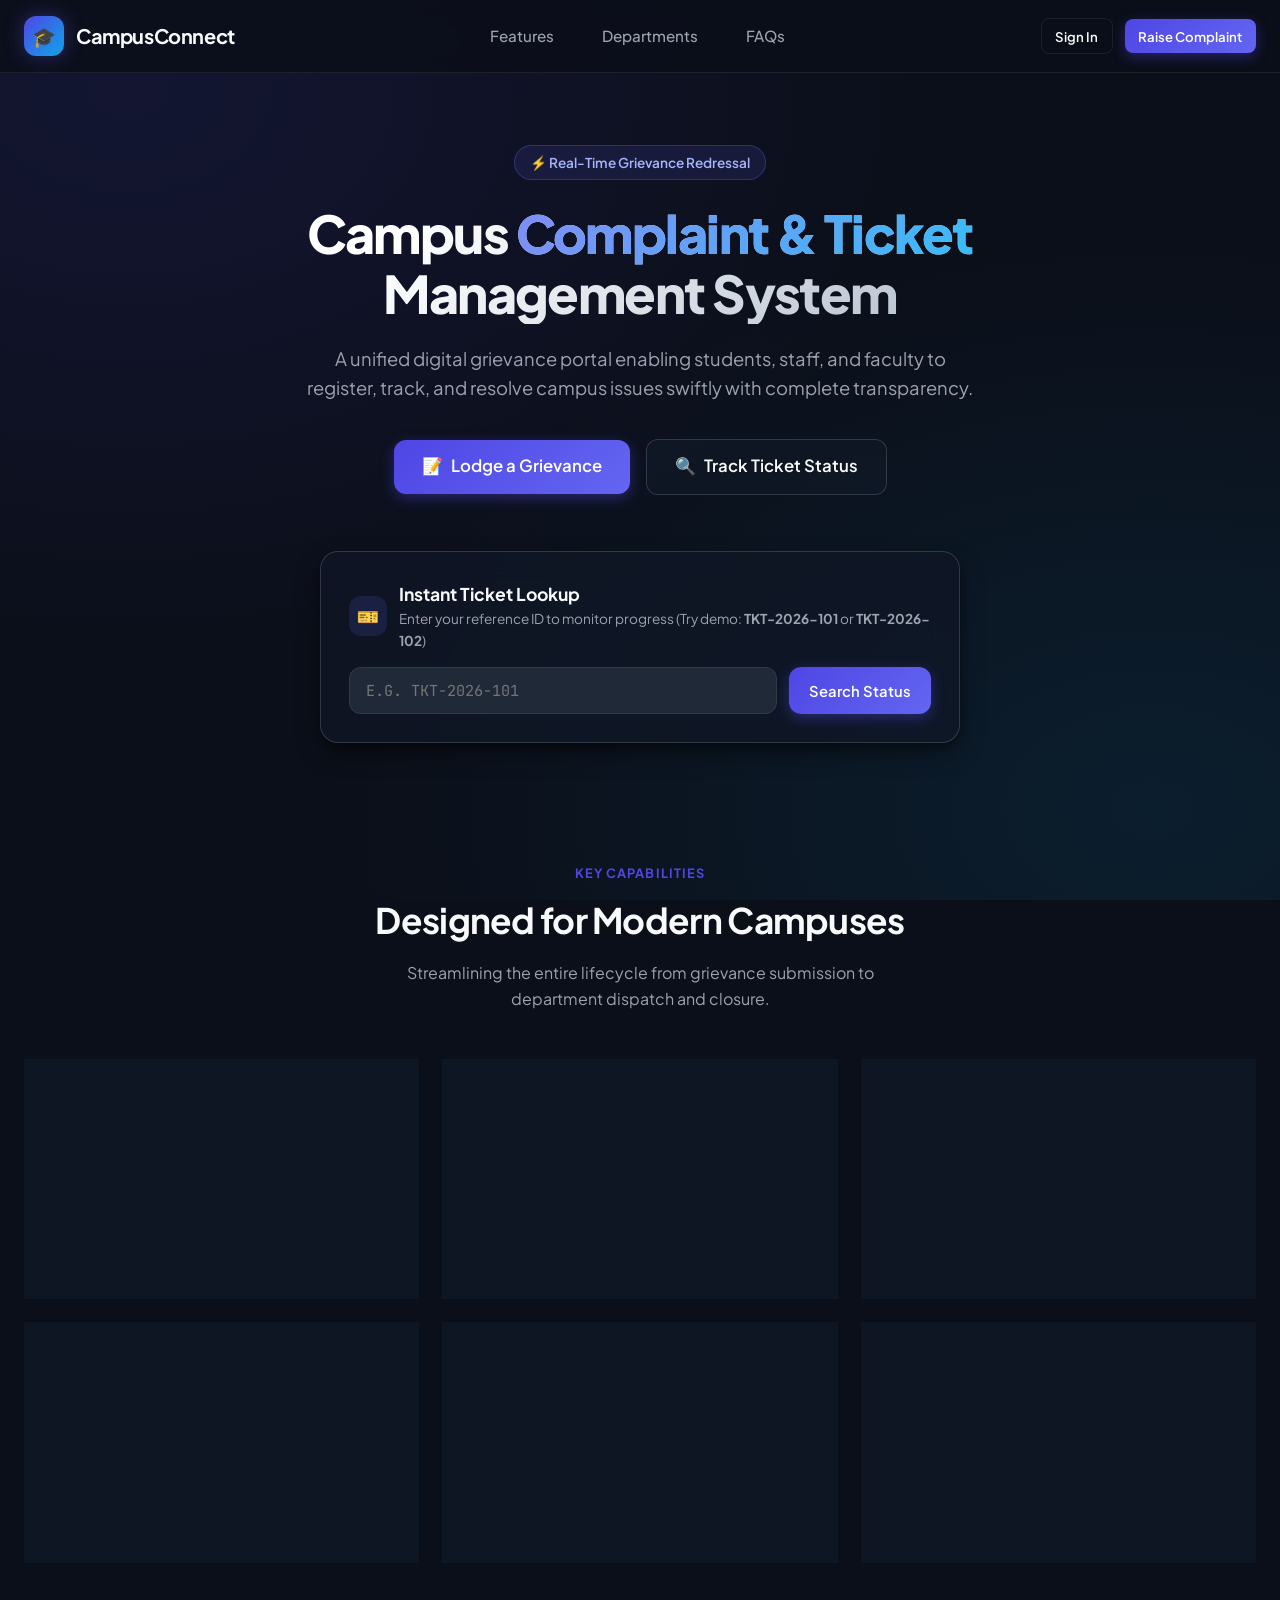
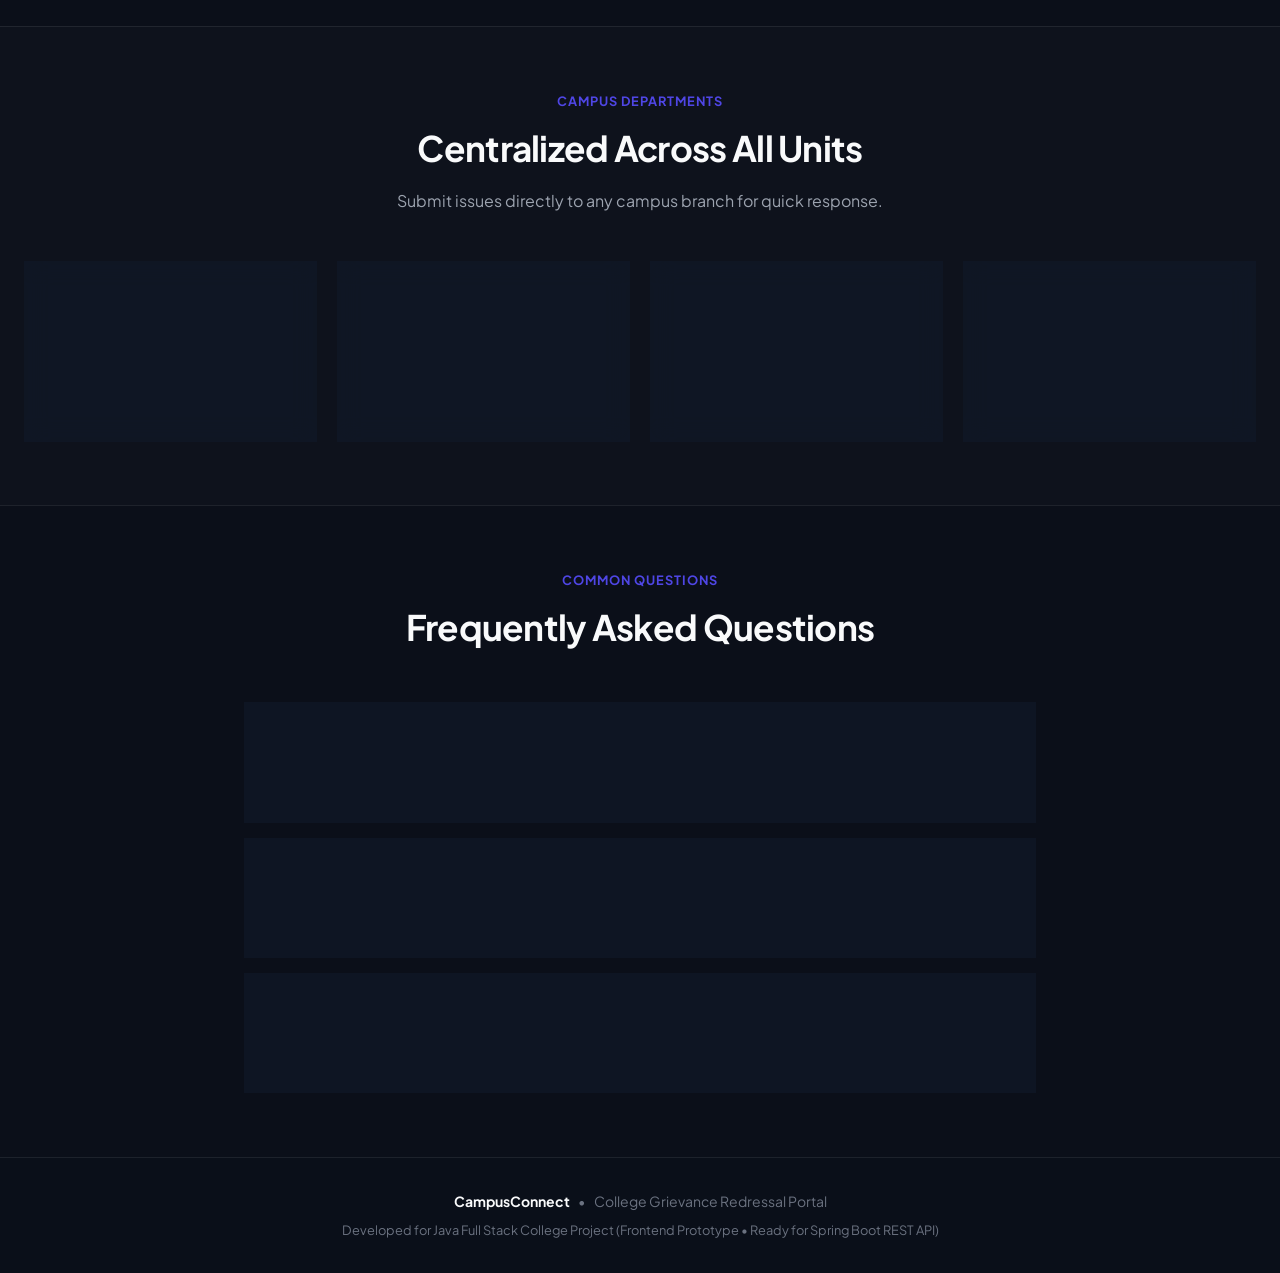
<file: index.html>
<!DOCTYPE html>
<html lang="en">
<head>
  <meta charset="UTF-8">
  <meta name="viewport" content="width=device-width, initial-scale=1.0">
  <title>CampusConnect | Complaint & Ticket Management System</title>
  <meta name="description" content="Centralized college grievance redressal and ticket resolution portal for students, faculty, and administration.">
  <link rel="stylesheet" href="css/style.css">
</head>
<body>

  <!-- Navigation Bar -->
  <nav class="navbar">
    <div class="container nav-container">
      <a href="index.html" class="brand-logo" id="brand-logo-link">
        <div class="logo-badge">🎓</div>
        <span>CampusConnect</span>
      </a>

      <div class="nav-links">
        <a href="#features" class="nav-link">Features</a>
        <a href="#departments" class="nav-link">Departments</a>
        <a href="#faq" class="nav-link">FAQs</a>
      </div>

      <div class="nav-actions">
        <a href="auth.html" class="btn btn-outline btn-sm" id="btn-nav-login">Sign In</a>
        <a href="auth.html" class="btn btn-primary btn-sm" id="btn-nav-register">Raise Complaint</a>
      </div>
    </div>
  </nav>

  <!-- Hero Section -->
  <section class="hero">
    <div class="container">
      <div class="hero-pill">
        <span>⚡ Real-Time Grievance Redressal</span>
      </div>
      <h1 class="hero-title">
        Campus <span class="gradient-text">Complaint & Ticket</span><br>Management System
      </h1>
      <p class="hero-subtitle">
        A unified digital grievance portal enabling students, staff, and faculty to register, track, and resolve campus issues swiftly with complete transparency.
      </p>

      <div class="hero-cta">
        <a href="auth.html" class="btn btn-primary btn-lg" id="btn-hero-raise">
          <span>📝</span> Lodge a Grievance
        </a>
        <a href="#quick-track" class="btn btn-secondary btn-lg" id="btn-hero-track">
          <span>🔍</span> Track Ticket Status
        </a>
      </div>

      <!-- Quick Track Card Widget -->
      <div class="track-card" id="quick-track">
        <div class="track-card-header">
          <div class="feature-icon-box icon-indigo" style="width:40px; height:40px; margin-bottom:0; font-size:1.1rem;">
            🎫
          </div>
          <div>
            <h3>Instant Ticket Lookup</h3>
            <p style="font-size:0.85rem; color:var(--text-muted); margin:0;">Enter your reference ID to monitor progress (Try demo: <strong>TKT-2026-101</strong> or <strong>TKT-2026-102</strong>)</p>
          </div>
        </div>

        <form id="quick-track-form" class="track-input-group">
          <input 
            type="text" 
            id="quick-track-input" 
            class="track-input" 
            placeholder="e.g. TKT-2026-101" 
            required
            autocomplete="off"
          >
          <button type="submit" class="btn btn-primary" id="btn-quick-track-submit">
            Search Status
          </button>
        </form>
      </div>
    </div>
  </section>

  <!-- Key Features Grid -->
  <section class="features-section" id="features">
    <div class="container">
      <div class="section-header">
        <span class="section-tag">Key Capabilities</span>
        <h2 class="section-title">Designed for Modern Campuses</h2>
        <p class="section-desc">Streamlining the entire lifecycle from grievance submission to department dispatch and closure.</p>
      </div>

      <div class="grid-3">
        <div class="card">
          <div class="feature-icon-box icon-blue">⚡</div>
          <h3 style="font-size:1.2rem; font-weight:700; margin-bottom:0.5rem;">Fast Automated Triage</h3>
          <p style="color:var(--text-muted); font-size:0.92rem;">
            Tickets are automatically routed to the designated departments like IT, Hostel, Academic, or Facilities with priority flags.
          </p>
        </div>

        <div class="card">
          <div class="feature-icon-box icon-emerald">📊</div>
          <h3 style="font-size:1.2rem; font-weight:700; margin-bottom:0.5rem;">Transparent Timeline</h3>
          <p style="color:var(--text-muted); font-size:0.92rem;">
            Visual step-by-step progress tracking keeps students informed at every milestone from review to final resolution.
          </p>
        </div>

        <div class="card">
          <div class="feature-icon-box icon-amber">💬</div>
          <h3 style="font-size:1.2rem; font-weight:700; margin-bottom:0.5rem;">Two-Way Communication</h3>
          <p style="color:var(--text-muted); font-size:0.92rem;">
            Built-in conversation thread between complainants and administrative officers eliminates misunderstandings.
          </p>
        </div>

        <div class="card">
          <div class="feature-icon-box icon-purple">🔐</div>
          <h3 style="font-size:1.2rem; font-weight:700; margin-bottom:0.5rem;">Role-Based Dashboards</h3>
          <p style="color:var(--text-muted); font-size:0.92rem;">
            Custom views for students and faculty to manage their personal tickets, and admin panels for departmental officers.
          </p>
        </div>

        <div class="card">
          <div class="feature-icon-box icon-rose">🚨</div>
          <h3 style="font-size:1.2rem; font-weight:700; margin-bottom:0.5rem;">Priority Escalations</h3>
          <p style="color:var(--text-muted); font-size:0.92rem;">
            Urgent safety, electrical, or academic grievances are flagged with red alerts to ensure immediate intervention.
          </p>
        </div>

        <div class="card">
          <div class="feature-icon-box icon-indigo">📈</div>
          <h3 style="font-size:1.2rem; font-weight:700; margin-bottom:0.5rem;">Java Full-Stack Ready</h3>
          <p style="color:var(--text-muted); font-size:0.92rem;">
            Modular REST architecture ready to connect with Spring Boot REST Controllers, Servlets, and MySQL databases.
          </p>
        </div>
      </div>
    </div>
  </section>

  <!-- Supported Departments Section -->
  <section class="features-section" id="departments" style="border-top:1px solid var(--border); background:rgba(255,255,255,0.01);">
    <div class="container">
      <div class="section-header">
        <span class="section-tag">Campus Departments</span>
        <h2 class="section-title">Centralized Across All Units</h2>
        <p class="section-desc">Submit issues directly to any campus branch for quick response.</p>
      </div>

      <div class="grid-4">
        <div class="card" style="text-align:center; padding:1.5rem;">
          <div style="font-size:2rem; margin-bottom:0.5rem;">💻</div>
          <h4 style="font-weight:700; margin-bottom:0.25rem;">IT & Wi-Fi Network</h4>
          <p style="font-size:0.8rem; color:var(--text-muted);">Lab PCs, Campus Wi-Fi, LMS access, Software licenses</p>
        </div>

        <div class="card" style="text-align:center; padding:1.5rem;">
          <div style="font-size:2rem; margin-bottom:0.5rem;">🏢</div>
          <h4 style="font-weight:700; margin-bottom:0.25rem;">Hostel & Facilities</h4>
          <p style="font-size:0.8rem; color:var(--text-muted);">Room maintenance, Plumbing, Electrical fittings, Cleaning</p>
        </div>

        <div class="card" style="text-align:center; padding:1.5rem;">
          <div style="font-size:2rem; margin-bottom:0.5rem;">📚</div>
          <h4 style="font-weight:700; margin-bottom:0.25rem;">Academics & Exams</h4>
          <p style="font-size:0.8rem; color:var(--text-muted);">Hall tickets, Grade discrepancies, Timetables, Electives</p>
        </div>

        <div class="card" style="text-align:center; padding:1.5rem;">
          <div style="font-size:2rem; margin-bottom:0.5rem;">📖</div>
          <h4 style="font-weight:700; margin-bottom:0.25rem;">Digital Library</h4>
          <p style="font-size:0.8rem; color:var(--text-muted);">Book borrowing, Digital journals, Proxy VPN access</p>
        </div>
      </div>
    </div>
  </section>

  <!-- FAQ Section -->
  <section class="features-section" id="faq" style="border-top:1px solid var(--border);">
    <div class="container" style="max-width:840px;">
      <div class="section-header">
        <span class="section-tag">Common Questions</span>
        <h2 class="section-title">Frequently Asked Questions</h2>
      </div>

      <div style="display:flex; flex-direction:column; gap:1rem;">
        <div class="card" style="padding:1.25rem 1.5rem;">
          <h4 style="font-weight:700; margin-bottom:0.35rem; color:#818cf8;">How do I check the progress of my complaint?</h4>
          <p style="font-size:0.9rem; color:var(--text-muted);">You can check the status at any time by entering your Ticket ID into the search bar at the top of this page, or by logging into your Student Dashboard.</p>
        </div>
        <div class="card" style="padding:1.25rem 1.5rem;">
          <h4 style="font-weight:700; margin-bottom:0.35rem; color:#818cf8;">What is the typical resolution turnaround time?</h4>
          <p style="font-size:0.9rem; color:var(--text-muted);">Urgent safety and electrical issues are prioritized within 4 to 12 hours. General IT and hostel complaints are normally resolved within 24 to 48 hours.</p>
        </div>
        <div class="card" style="padding:1.25rem 1.5rem;">
          <h4 style="font-weight:700; margin-bottom:0.35rem; color:#818cf8;">Can I reply to administrative comments?</h4>
          <p style="font-size:0.9rem; color:var(--text-muted);">Yes! When logged in, click "View Details" on any ticket to access the live conversation thread and post follow-ups directly to the assigned department.</p>
        </div>
      </div>
    </div>
  </section>

  <!-- Quick Track Result Modal -->
  <div class="modal-backdrop" id="track-result-modal">
    <div class="modal-card">
      <div class="modal-header">
        <div style="display:flex; align-items:center; gap:0.5rem;">
          <span style="font-family:var(--font-mono); color:#818cf8; font-weight:700;" id="track-modal-id">TKT-XXXX</span>
          <div id="track-modal-badges" style="display:flex; gap:0.4rem;"></div>
        </div>
        <button class="modal-close" onclick="closeModal('track-result-modal')">&times;</button>
      </div>
      <div class="modal-body">
        <h3 id="track-modal-title" style="margin-bottom:0.75rem; font-size:1.15rem;">Ticket Title</h3>
        
        <!-- Stepper -->
        <div id="track-modal-stepper"></div>

        <div style="background:var(--bg-input); padding:1rem; border-radius:var(--radius-md); margin-bottom:1.25rem; font-size:0.875rem;">
          <div style="margin-bottom:0.35rem;"><strong>Location / Unit:</strong> <span id="track-modal-location" style="color:var(--text-muted);"></span></div>
          <div><strong>Assigned Team:</strong> <span id="track-modal-assigned" style="color:#38bdf8;"></span></div>
        </div>

        <div style="margin-bottom:1.5rem;">
          <h4 style="font-size:0.9rem; text-transform:uppercase; color:var(--text-dim); margin-bottom:0.4rem; letter-spacing:0.05em;">Description</h4>
          <p id="track-modal-desc" style="color:var(--text-muted); font-size:0.92rem; line-height:1.5;"></p>
        </div>

        <div>
          <h4 style="font-size:0.9rem; text-transform:uppercase; color:var(--text-dim); margin-bottom:0.75rem; letter-spacing:0.05em;">Timeline Updates</h4>
          <div id="track-modal-timeline" style="border-left:2px solid var(--border); padding-left:1rem;"></div>
        </div>
      </div>
      <div class="modal-footer">
        <button class="btn btn-secondary" onclick="closeModal('track-result-modal')">Close</button>
        <a href="auth.html" class="btn btn-primary">Sign In for Full Discussion</a>
      </div>
    </div>
  </div>

  <!-- Footer -->
  <footer class="footer">
    <div class="container">
      <div style="display:flex; align-items:center; justify-content:center; gap:0.5rem; margin-bottom:0.5rem;">
        <span style="font-weight:700; color:var(--text-main);">CampusConnect</span>
        <span>•</span>
        <span>College Grievance Redressal Portal</span>
      </div>
      <p style="font-size:0.8rem; color:var(--text-dim);">
        Developed for Java Full Stack College Project (Frontend Prototype • Ready for Spring Boot REST API)
      </p>
    </div>
  </footer>

  <!-- Scripts -->
  <script src="js/store.js"></script>
  <script src="js/app.js"></script>
</body>
</html>
</file>
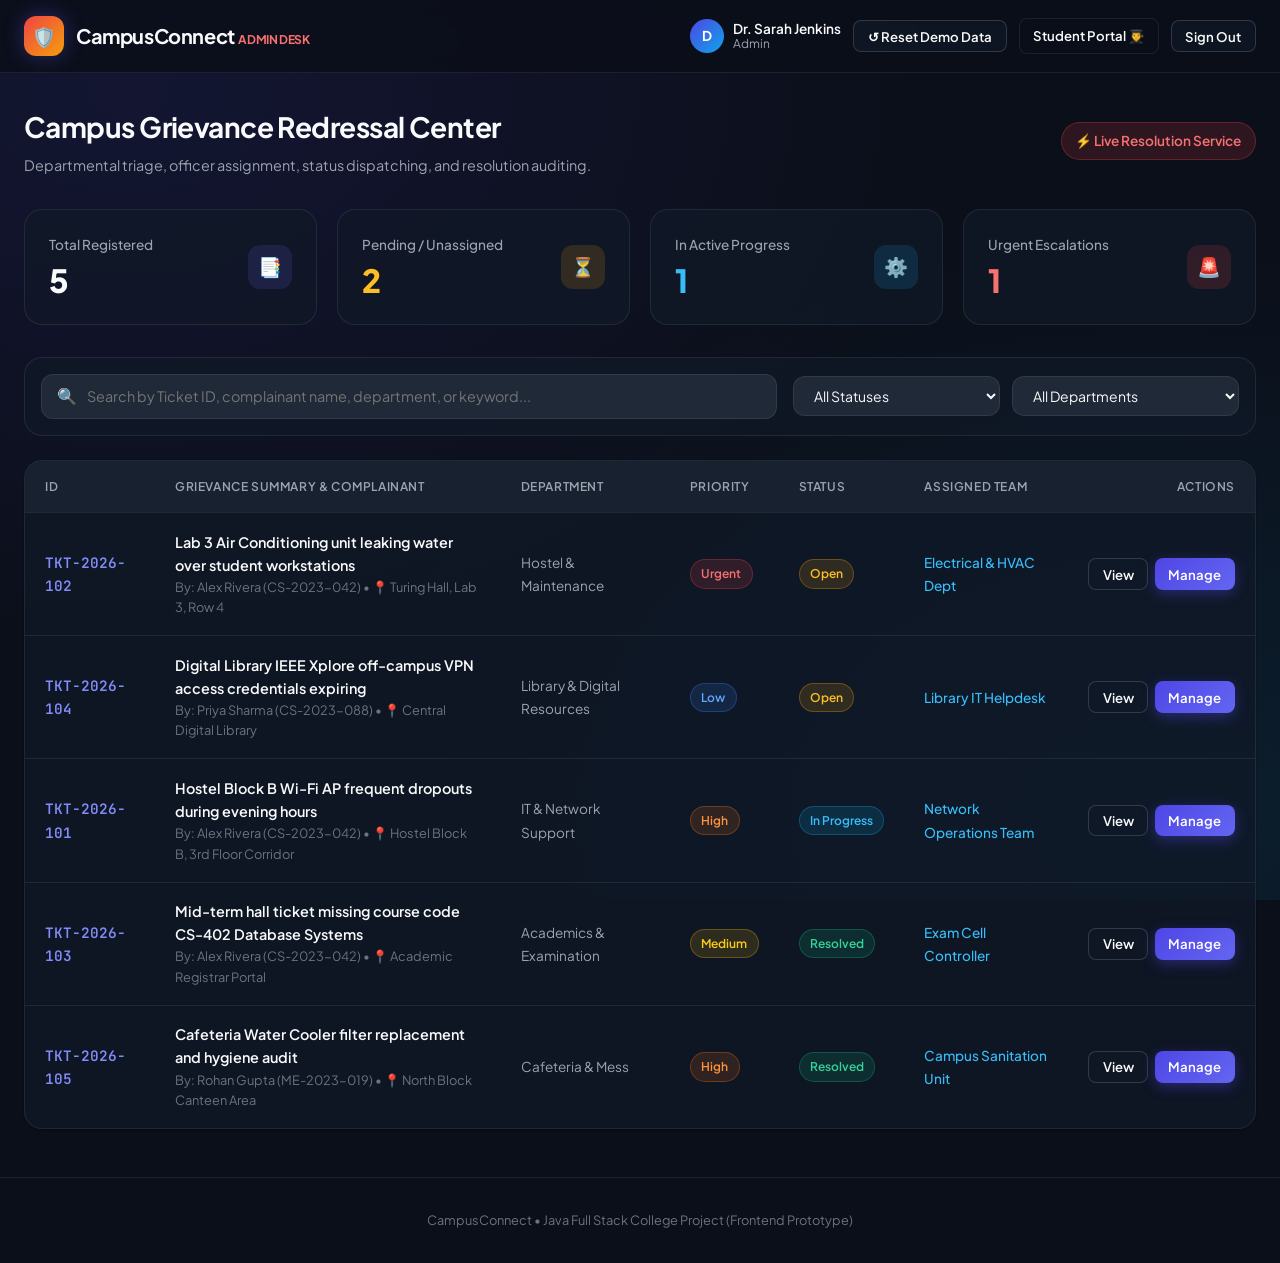
<file: admin-dashboard.html>
<!DOCTYPE html>
<html lang="en">
<head>
  <meta charset="UTF-8">
  <meta name="viewport" content="width=device-width, initial-scale=1.0">
  <title>Admin Grievance Operations Desk | CampusConnect</title>
  <meta name="description" content="Central administrative console to triage, assign, and resolve campus grievance tickets.">
  <link rel="stylesheet" href="css/style.css">
</head>
<body>

  <!-- Top Navbar -->
  <nav class="navbar">
    <div class="container nav-container">
      <a href="index.html" class="brand-logo">
        <div class="logo-badge" style="background:linear-gradient(135deg, #ef4444, #f59e0b);">🛡️</div>
        <span>CampusConnect <small style="font-size:0.75rem; color:#f87171; font-weight:700; text-transform:uppercase;">Admin Desk</small></span>
      </a>

      <div class="nav-actions">
        <div id="nav-user-info"></div>
        <button id="btn-reset-data" class="btn btn-secondary btn-sm" title="Restore sample demo data">
          ↺ Reset Demo Data
        </button>
        <a href="user-dashboard.html" class="btn btn-outline btn-sm" title="Switch to Student View">
          Student Portal 👨‍🎓
        </a>
        <button id="btn-logout" class="btn btn-secondary btn-sm">
          Sign Out
        </button>
      </div>
    </div>
  </nav>

  <!-- Main Container -->
  <div class="container" style="padding-top:2rem; padding-bottom:3rem;">
    
    <!-- Header -->
    <div class="page-header">
      <div>
        <h1 class="page-title">Campus Grievance Redressal Center</h1>
        <p class="page-subtitle">Departmental triage, officer assignment, status dispatching, and resolution auditing.</p>
      </div>
      <div>
        <span class="badge badge-urgent" style="padding:0.45rem 0.85rem; font-size:0.85rem;">
          ⚡ Live Resolution Service
        </span>
      </div>
    </div>

    <!-- Admin KPI Cards -->
    <div class="grid-4" style="margin-bottom:2rem;">
      <div class="stat-card">
        <div>
          <div class="stat-label">Total Registered</div>
          <div class="stat-value" id="admin-kpi-total">0</div>
        </div>
        <div class="feature-icon-box icon-indigo" style="margin-bottom:0; width:44px; height:44px; font-size:1.2rem;">
          📑
        </div>
      </div>

      <div class="stat-card">
        <div>
          <div class="stat-label">Pending / Unassigned</div>
          <div class="stat-value" id="admin-kpi-open" style="color:#fbbf24;">0</div>
        </div>
        <div class="feature-icon-box icon-amber" style="margin-bottom:0; width:44px; height:44px; font-size:1.2rem;">
          ⏳
        </div>
      </div>

      <div class="stat-card">
        <div>
          <div class="stat-label">In Active Progress</div>
          <div class="stat-value" id="admin-kpi-progress" style="color:#38bdf8;">0</div>
        </div>
        <div class="feature-icon-box icon-blue" style="margin-bottom:0; width:44px; height:44px; font-size:1.2rem;">
          ⚙️
        </div>
      </div>

      <div class="stat-card">
        <div>
          <div class="stat-label">Urgent Escalations</div>
          <div class="stat-value" id="admin-kpi-urgent" style="color:#f87171;">0</div>
        </div>
        <div class="feature-icon-box icon-rose" style="margin-bottom:0; width:44px; height:44px; font-size:1.2rem;">
          🚨
        </div>
      </div>
    </div>

    <!-- Filter & Search Toolbar -->
    <div class="filter-bar">
      <div class="search-box">
        <span style="color:var(--text-dim);">🔍</span>
        <input type="text" id="admin-search" placeholder="Search by Ticket ID, complainant name, department, or keyword...">
      </div>

      <div class="filter-group">
        <select id="admin-status-filter" class="select-control">
          <option value="all">All Statuses</option>
          <option value="open">Open / Pending Review</option>
          <option value="in_progress">In Progress</option>
          <option value="resolved">Resolved</option>
          <option value="closed">Closed</option>
        </select>

        <select id="admin-category-filter" class="select-control">
          <option value="all">All Departments</option>
          <option value="IT & Network Support">IT & Network Support</option>
          <option value="Hostel & Maintenance">Hostel & Maintenance</option>
          <option value="Academics & Examination">Academics & Examination</option>
          <option value="Library & Digital Resources">Library & Digital Resources</option>
          <option value="Cafeteria & Mess">Cafeteria & Mess</option>
        </select>
      </div>
    </div>

    <!-- Master Queue Table -->
    <div class="table-container">
      <table class="table">
        <thead>
          <tr>
            <th style="width:130px;">ID</th>
            <th>Grievance Summary & Complainant</th>
            <th>Department</th>
            <th>Priority</th>
            <th>Status</th>
            <th>Assigned Team</th>
            <th style="text-align:right;">Actions</th>
          </tr>
        </thead>
        <tbody id="admin-tickets-body">
          <!-- Populated by JavaScript -->
        </tbody>
      </table>
    </div>

  </div>

  <!-- Modal: Manage Ticket (Status / Assignment / Remark) -->
  <div class="modal-backdrop" id="modal-manage-ticket">
    <div class="modal-card">
      <div class="modal-header">
        <h3 class="modal-title" id="action-modal-title">Manage Ticket</h3>
        <button class="modal-close" onclick="closeModal('modal-manage-ticket')">&times;</button>
      </div>
      <form id="manage-ticket-form">
        <input type="hidden" id="action-ticket-id">
        <div class="modal-body">
          <div class="form-group">
            <label class="form-label" for="action-status-select">Update Resolution Status</label>
            <select id="action-status-select" class="form-control" required>
              <option value="open">Open / Under Evaluation</option>
              <option value="in_progress">In Progress / Dispatched</option>
              <option value="resolved">Resolved (Issue Fixed)</option>
              <option value="closed">Closed (Archived)</option>
            </select>
          </div>

          <div class="form-group">
            <label class="form-label" for="action-assign-select">Assign Department / Response Unit</label>
            <select id="action-assign-select" class="form-control" required>
              <option value="Network Operations Team">Network Operations Team</option>
              <option value="Electrical & HVAC Dept">Electrical & HVAC Dept</option>
              <option value="Exam Cell Controller">Exam Cell Controller</option>
              <option value="Library IT Helpdesk">Library IT Helpdesk</option>
              <option value="Campus Sanitation Unit">Campus Sanitation Unit</option>
              <option value="General Administration">General Administration</option>
            </select>
          </div>

          <div class="form-group">
            <label class="form-label" for="action-remark">Official Remark / Resolution Note</label>
            <textarea 
              id="action-remark" 
              class="form-control" 
              placeholder="e.g. Technician dispatched to site. Replacement part installed. Student notified."
              rows="3"
            ></textarea>
            <small style="color:var(--text-dim); font-size:0.75rem; margin-top:0.3rem; display:block;">
              This note will be posted to the student's ticket conversation thread and milestone log.
            </small>
          </div>
        </div>

        <div class="modal-footer">
          <button type="button" class="btn btn-secondary" onclick="closeModal('modal-manage-ticket')">Cancel</button>
          <button type="submit" class="btn btn-primary" id="btn-save-manage-ticket">Save & Update Ticket</button>
        </div>
      </form>
    </div>
  </div>

  <!-- Shared Ticket Details Modal -->
  <div class="modal-backdrop" id="modal-ticket-details">
    <div class="modal-card" style="max-width:720px;">
      <div class="modal-header">
        <div style="display:flex; align-items:center; gap:0.6rem;">
          <span style="font-family:var(--font-mono); color:#818cf8; font-weight:700; font-size:1.1rem;" id="detail-ticket-id">TKT-XXXX</span>
          <div id="detail-badges" style="display:flex; gap:0.4rem;"></div>
        </div>
        <button class="modal-close" onclick="closeModal('modal-ticket-details')">&times;</button>
      </div>

      <div class="modal-body">
        <h2 id="detail-title" style="font-size:1.25rem; font-weight:700; margin-bottom:0.75rem;"></h2>

        <div id="detail-stepper"></div>

        <div style="display:grid; grid-template-columns:repeat(auto-fit, minmax(180px, 1fr)); gap:0.75rem; background:var(--bg-input); padding:1rem; border-radius:var(--radius-md); margin-bottom:1.5rem; font-size:0.85rem;">
          <div>
            <div style="color:var(--text-dim); font-size:0.75rem; text-transform:uppercase;">Complainant</div>
            <div id="detail-submitted-by" style="font-weight:600;"></div>
          </div>
          <div>
            <div style="color:var(--text-dim); font-size:0.75rem; text-transform:uppercase;">Assigned Team</div>
            <div id="detail-assigned" style="font-weight:600; color:#38bdf8;"></div>
          </div>
          <div>
            <div style="color:var(--text-dim); font-size:0.75rem; text-transform:uppercase;">Location</div>
            <div id="detail-location" style="font-weight:600;"></div>
          </div>
        </div>

        <div style="margin-bottom:1.5rem;">
          <h4 style="font-size:0.85rem; text-transform:uppercase; color:var(--text-dim); letter-spacing:0.05em; margin-bottom:0.4rem;">Description</h4>
          <p id="detail-description" style="color:var(--text-muted); font-size:0.92rem; line-height:1.6; background:rgba(255,255,255,0.02); padding:0.85rem; border-radius:var(--radius-sm); border:1px solid var(--border);"></p>
        </div>

        <div style="margin-bottom:1.5rem;">
          <h4 style="font-size:0.85rem; text-transform:uppercase; color:var(--text-dim); letter-spacing:0.05em; margin-bottom:0.6rem;">Status Milestones</h4>
          <div id="detail-timeline" style="border-left:2px solid var(--border); padding-left:1rem;"></div>
        </div>

        <div>
          <h4 style="font-size:0.85rem; text-transform:uppercase; color:var(--text-dim); letter-spacing:0.05em; margin-bottom:0.6rem;">Communication Thread</h4>
          <div id="detail-comments-list" class="conversation-list"></div>

          <form id="ticket-comment-form" style="margin-top:1rem; display:flex; gap:0.6rem;">
            <input 
              type="text" 
              id="comment-input" 
              class="form-control" 
              placeholder="Post an official response or instructions for the student..." 
              required
            >
            <button type="submit" class="btn btn-primary btn-sm" style="padding-left:1.25rem; padding-right:1.25rem;">
              Send Reply
            </button>
          </form>
        </div>
      </div>

      <div class="modal-footer">
        <button class="btn btn-secondary" onclick="closeModal('modal-ticket-details')">Close</button>
      </div>
    </div>
  </div>

  <!-- Footer -->
  <footer class="footer">
    <div class="container">
      <p style="font-size:0.8rem; color:var(--text-dim);">
        CampusConnect • Java Full Stack College Project (Frontend Prototype)
      </p>
    </div>
  </footer>

  <!-- Scripts -->
  <script src="js/store.js"></script>
  <script src="js/app.js"></script>
</body>
</html>
</file>
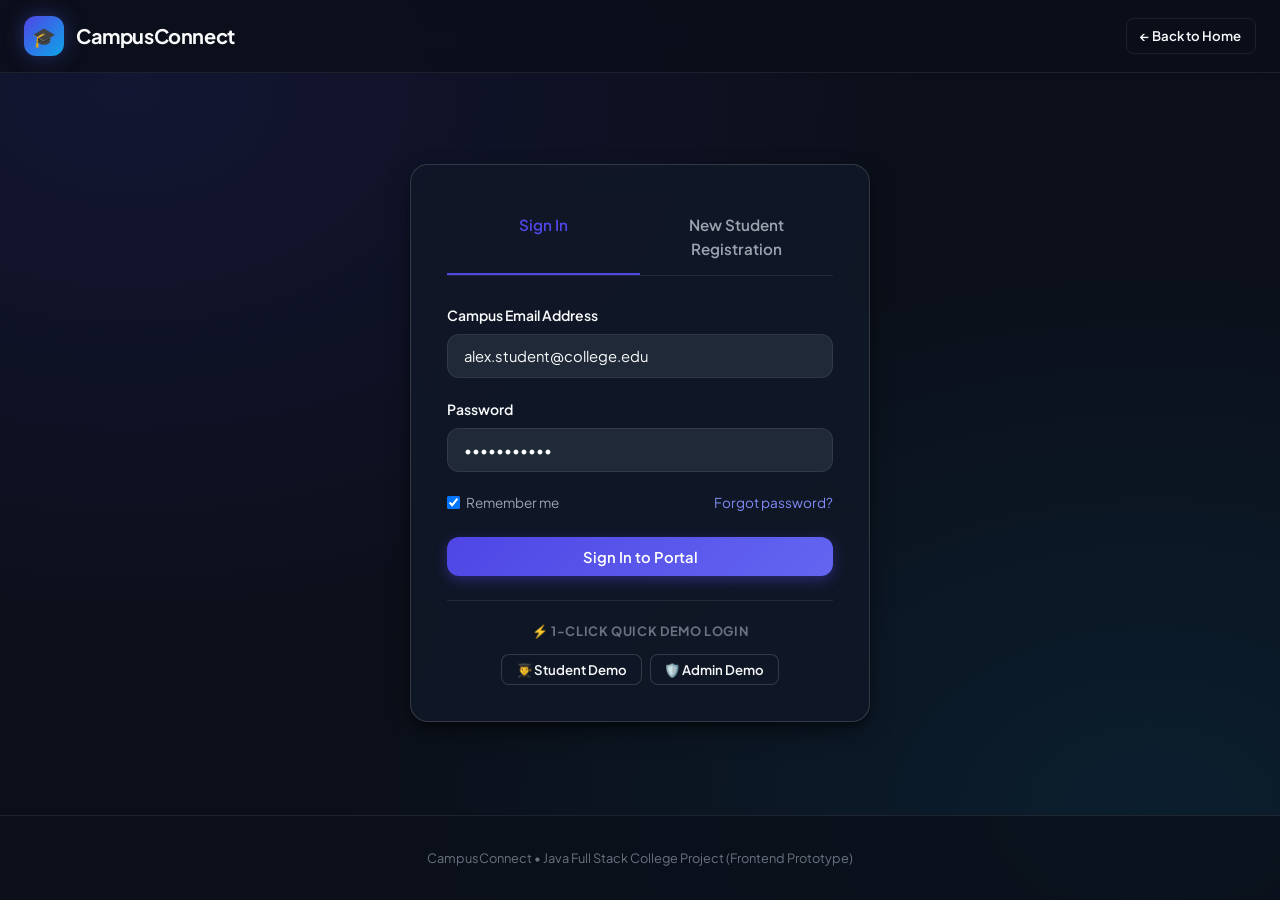
<file: auth.html>
<!DOCTYPE html>
<html lang="en">
<head>
  <meta charset="UTF-8">
  <meta name="viewport" content="width=device-width, initial-scale=1.0">
  <title>Sign In / Register | CampusConnect</title>
  <meta name="description" content="Access your student grievance portal or administration ticket management desk.">
  <link rel="stylesheet" href="css/style.css">
</head>
<body>

  <!-- Navigation Bar -->
  <nav class="navbar">
    <div class="container nav-container">
      <a href="index.html" class="brand-logo">
        <div class="logo-badge">🎓</div>
        <span>CampusConnect</span>
      </a>

      <div class="nav-actions">
        <a href="index.html" class="btn btn-outline btn-sm">← Back to Home</a>
      </div>
    </div>
  </nav>

  <!-- Auth Section -->
  <div class="auth-wrapper">
    <div class="auth-card">
      
      <!-- Tabs -->
      <div class="auth-tabs">
        <div class="auth-tab active" data-target="login">Sign In</div>
        <div class="auth-tab" data-target="register">New Student Registration</div>
      </div>

      <!-- Login Form -->
      <form id="login-form">
        <div class="form-group">
          <label class="form-label" for="login-email">Campus Email Address</label>
          <input 
            type="email" 
            id="login-email" 
            class="form-control" 
            placeholder="e.g. alex.student@college.edu" 
            required 
            value="alex.student@college.edu"
          >
        </div>

        <div class="form-group">
          <label class="form-label" for="login-password">Password</label>
          <input 
            type="password" 
            id="login-password" 
            class="form-control" 
            placeholder="Enter your password" 
            required 
            value="password123"
          >
        </div>

        <div style="display:flex; justify-content:space-between; align-items:center; margin-bottom:1.5rem; font-size:0.85rem;">
          <label style="display:flex; align-items:center; gap:0.4rem; color:var(--text-muted); cursor:pointer;">
            <input type="checkbox" checked> Remember me
          </label>
          <a href="#" style="color:#818cf8;" onclick="alert('For this demo, please use one of the 1-click demo buttons below.'); return false;">Forgot password?</a>
        </div>

        <button type="submit" class="btn btn-primary" style="width:100%;" id="btn-submit-login">
          Sign In to Portal
        </button>
      </form>

      <!-- Register Form (Hidden by default) -->
      <form id="register-form" style="display:none;">
        <div class="form-group">
          <label class="form-label" for="reg-name">Full Name</label>
          <input type="text" id="reg-name" class="form-control" placeholder="e.g. Jordan Lee" required>
        </div>

        <div class="form-group">
          <label class="form-label" for="reg-email">College Email</label>
          <input type="email" id="reg-email" class="form-control" placeholder="jordan@college.edu" required>
        </div>

        <div class="form-row">
          <div class="form-group">
            <label class="form-label" for="reg-id">Roll / Student ID</label>
            <input type="text" id="reg-id" class="form-control" placeholder="CS-2024-055" required>
          </div>
          <div class="form-group">
            <label class="form-label" for="reg-dept">Department</label>
            <select id="reg-dept" class="form-control" required>
              <option value="Computer Science">Computer Science</option>
              <option value="Electronics & Comm">Electronics & Comm</option>
              <option value="Mechanical Eng">Mechanical Eng</option>
              <option value="Civil Engineering">Civil Engineering</option>
              <option value="Business & Mgmt">Business & Mgmt</option>
            </select>
          </div>
        </div>

        <div class="form-group">
          <label class="form-label" for="reg-password">Create Password</label>
          <input type="password" id="reg-password" class="form-control" placeholder="At least 6 characters" required>
        </div>

        <button type="submit" class="btn btn-primary" style="width:100%;" id="btn-submit-register">
          Create Student Account
        </button>
      </form>

      <!-- 1-Click Demo Logins for Evaluation -->
      <div class="demo-pills">
        <div class="demo-pills-title">⚡ 1-Click Quick Demo Login</div>
        <div class="demo-buttons">
          <button type="button" class="btn btn-secondary btn-sm" id="demo-student-btn" title="Sign in as Alex Rivera (Student)">
            👨‍🎓 Student Demo
          </button>
          <button type="button" class="btn btn-secondary btn-sm" id="demo-admin-btn" title="Sign in as Dr. Sarah Jenkins (Admin)">
            🛡️ Admin Demo
          </button>
        </div>
      </div>

    </div>
  </div>

  <!-- Footer -->
  <footer class="footer">
    <div class="container">
      <p style="font-size:0.8rem; color:var(--text-dim);">
        CampusConnect • Java Full Stack College Project (Frontend Prototype)
      </p>
    </div>
  </footer>

  <!-- Scripts -->
  <script src="js/store.js"></script>
  <script src="js/app.js"></script>
</body>
</html>
</file>
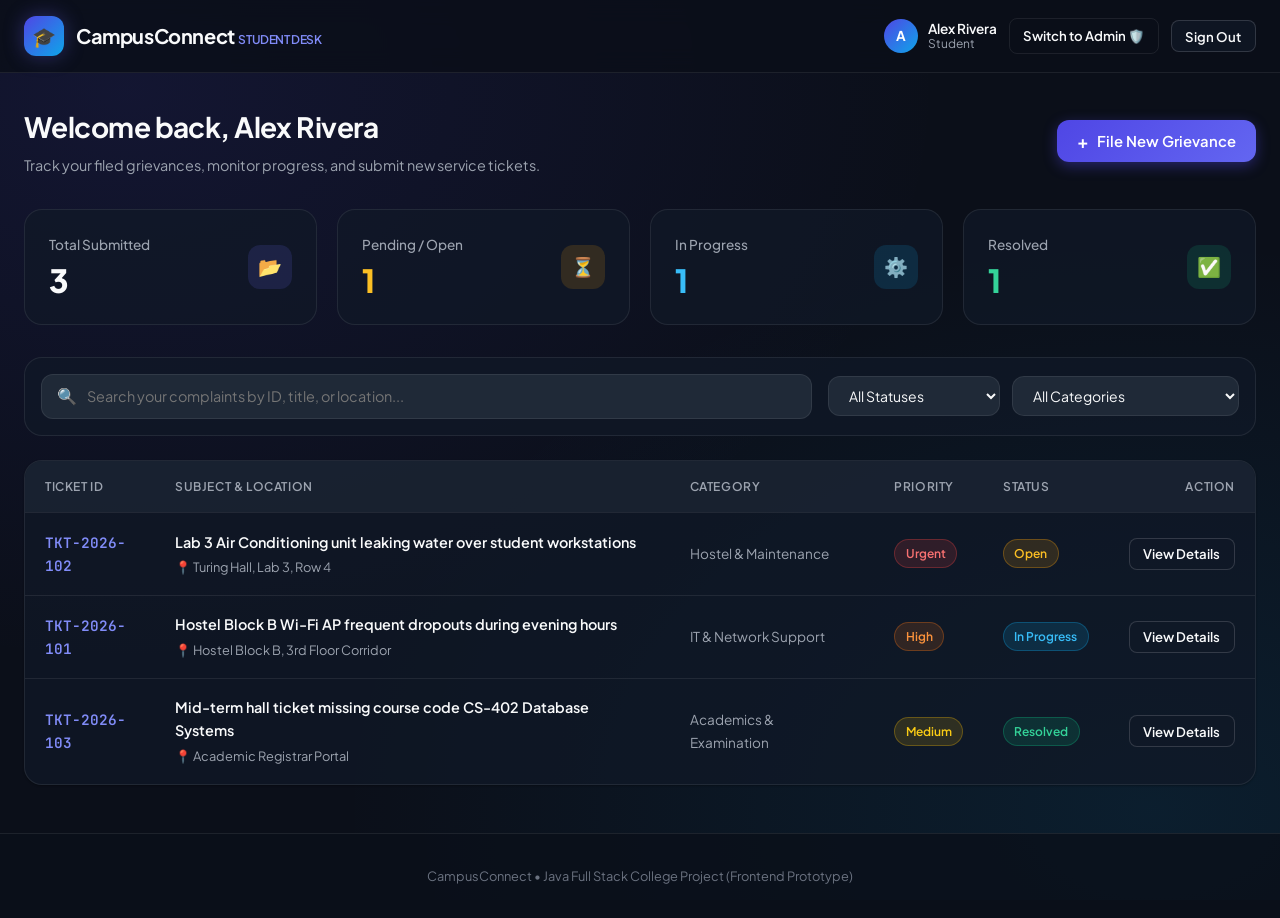
<file: user-dashboard.html>
<!DOCTYPE html>
<html lang="en">

<head>
  <meta charset="UTF-8">
  <meta name="viewport" content="width=device-width, initial-scale=1.0">
  <title>Student Portal | CampusConnect</title>
  <meta name="description" content="Manage and track your campus complaints and service requests.">
  <link rel="stylesheet" href="css/style.css">
</head>

<body>

  <!-- Top Navbar -->
  <nav class="navbar">
    <div class="container nav-container">
      <a href="index.html" class="brand-logo">
        <div class="logo-badge">🎓</div>
        <span>CampusConnect <small
            style="font-size:0.75rem; color:#818cf8; font-weight:600; text-transform:uppercase;">Student
            Desk</small></span>
      </a>

      <div class="nav-actions">
        <div id="nav-user-info"></div>
        <a href="admin-dashboard.html" class="btn btn-outline btn-sm" title="Switch to Admin Dashboard">
          Switch to Admin 🛡️
        </a>
        <button id="btn-logout" class="btn btn-secondary btn-sm">
          Sign Out
        </button>
      </div>
    </div>
  </nav>

  <!-- Main Container -->
  <div class="container" style="padding-top:2rem; padding-bottom:3rem;">

    <!-- Header with Action -->
    <div class="page-header">
      <div>
        <h1 class="page-title" id="user-greeting">Welcome back, Student</h1>
        <p class="page-subtitle">Track your filed grievances, monitor progress, and submit new service tickets.</p>
      </div>
      <div>
        <button class="btn btn-primary" onclick="openModal('modal-new-ticket')" id="btn-open-new-ticket">
          <span style="font-size:1.1rem; font-weight:bold;">+</span> File New Grievance
        </button>
      </div>
    </div>

    <!-- KPI Metric Cards -->
    <div class="grid-4" style="margin-bottom:2rem;">
      <div class="stat-card">
        <div>
          <div class="stat-label">Total Submitted</div>
          <div class="stat-value" id="kpi-total">0</div>
        </div>
        <div class="feature-icon-box icon-indigo" style="margin-bottom:0; width:44px; height:44px; font-size:1.2rem;">
          📂
        </div>
      </div>

      <div class="stat-card">
        <div>
          <div class="stat-label">Pending / Open</div>
          <div class="stat-value" id="kpi-open" style="color:#fbbf24;">0</div>
        </div>
        <div class="feature-icon-box icon-amber" style="margin-bottom:0; width:44px; height:44px; font-size:1.2rem;">
          ⏳
        </div>
      </div>

      <div class="stat-card">
        <div>
          <div class="stat-label">In Progress</div>
          <div class="stat-value" id="kpi-progress" style="color:#38bdf8;">0</div>
        </div>
        <div class="feature-icon-box icon-blue" style="margin-bottom:0; width:44px; height:44px; font-size:1.2rem;">
          ⚙️
        </div>
      </div>

      <div class="stat-card">
        <div>
          <div class="stat-label">Resolved</div>
          <div class="stat-value" id="kpi-resolved" style="color:#34d399;">0</div>
        </div>
        <div class="feature-icon-box icon-emerald" style="margin-bottom:0; width:44px; height:44px; font-size:1.2rem;">
          ✅
        </div>
      </div>
    </div>

    <!-- Filter & Search Bar -->
    <div class="filter-bar">
      <div class="search-box">
        <span style="color:var(--text-dim);">🔍</span>
        <input type="text" id="ticket-search" placeholder="Search your complaints by ID, title, or location...">
      </div>

      <div class="filter-group">
        <select id="ticket-status-filter" class="select-control">
          <option value="all">All Statuses</option>
          <option value="open">Open / Submitted</option>
          <option value="in_progress">In Progress</option>
          <option value="resolved">Resolved</option>
        </select>

        <select id="ticket-category-filter" class="select-control">
          <option value="all">All Categories</option>
          <option value="IT & Network Support">IT & Network Support</option>
          <option value="Hostel & Maintenance">Hostel & Maintenance</option>
          <option value="Academics & Examination">Academics & Examination</option>
          <option value="Library & Digital Resources">Library & Digital Resources</option>
          <option value="Cafeteria & Mess">Cafeteria & Mess</option>
        </select>
      </div>
    </div>

    <!-- Tickets Table -->
    <div class="table-container">
      <table class="table">
        <thead>
          <tr>
            <th style="width:130px;">Ticket ID</th>
            <th>Subject & Location</th>
            <th>Category</th>
            <th>Priority</th>
            <th>Status</th>
            <th style="text-align:right;">Action</th>
          </tr>
        </thead>
        <tbody id="tickets-table-body">
          <!-- Populated by JavaScript -->
        </tbody>
      </table>
    </div>

  </div>

  <!-- Modal: File New Grievance -->
  <div class="modal-backdrop" id="modal-new-ticket">
    <div class="modal-card">
      <div class="modal-header">
        <h3 class="modal-title">📝 File a New Campus Grievance</h3>
        <button class="modal-close" onclick="closeModal('modal-new-ticket')">&times;</button>
      </div>
      <form id="new-ticket-form">
        <div class="modal-body">
          <div class="form-group">
            <label class="form-label" for="ticket-title">Grievance Subject / Short Summary</label>
            <input type="text" id="ticket-title" class="form-control"
              placeholder="e.g. Broken bench in Lecture Hall 204 or Wi-Fi unreachable" required>
          </div>

          <div class="form-row">
            <div class="form-group">
              <label class="form-label" for="ticket-category">Department / Category</label>
              <select id="ticket-category" class="form-control" required>
                <option value="IT & Network Support">IT & Network Support</option>
                <option value="Hostel & Maintenance">Hostel & Maintenance</option>
                <option value="Academics & Examination">Academics & Examination</option>
                <option value="Library & Digital Resources">Library & Digital Resources</option>
                <option value="Cafeteria & Mess">Cafeteria & Mess</option>
                <option value="Accounts & Finance">Accounts & Finance</option>
              </select>
            </div>

            <div class="form-group">
              <label class="form-label" for="ticket-priority">Priority Level</label>
              <select id="ticket-priority" class="form-control" required>
                <option value="Low">Low (General Query)</option>
                <option value="Medium" selected>Medium (Standard Issue)</option>
                <option value="High">High (Affects Multiple Students)</option>
                <option value="Urgent">Urgent (Safety / Critical Academic Hazard)</option>
              </select>
            </div>
          </div>

          <div class="form-group">
            <label class="form-label" for="ticket-location">Campus Location / Block / Room</label>
            <input type="text" id="ticket-location" class="form-control"
              placeholder="e.g. Hostel Block C, Room 102 or Science Wing Lab 4" required>
          </div>

          <div class="form-group">
            <label class="form-label" for="ticket-description">Detailed Description of the Issue</label>
            <textarea id="ticket-description" class="form-control"
              placeholder="Describe what happened, when it started, and any immediate actions taken..."
              required></textarea>
          </div>

          <div class="form-group" style="margin-bottom:0;">
            <label class="form-label">Supporting Evidence / Attachment (Optional)</label>
            <input type="file" class="form-control" style="padding:0.5rem; font-size:0.85rem;" accept="image/*,.pdf">
          </div>
        </div>

        <div class="modal-footer">
          <button type="button" class="btn btn-secondary" onclick="closeModal('modal-new-ticket')">Cancel</button>
          <button type="submit" class="btn btn-primary" id="btn-submit-ticket">Submit Grievance</button>
        </div>
      </form>
    </div>
  </div>

  <!-- Modal: Ticket Details & Live Thread -->
  <div class="modal-backdrop" id="modal-ticket-details">
    <div class="modal-card" style="max-width:720px;">
      <div class="modal-header">
        <div style="display:flex; align-items:center; gap:0.6rem;">
          <span style="font-family:var(--font-mono); color:#818cf8; font-weight:700; font-size:1.1rem;"
            id="detail-ticket-id">TKT-XXXX</span>
          <div id="detail-badges" style="display:flex; gap:0.4rem;"></div>
        </div>
        <button class="modal-close" onclick="closeModal('modal-ticket-details')">&times;</button>
      </div>

      <div class="modal-body">
        <h2 id="detail-title" style="font-size:1.25rem; font-weight:700; margin-bottom:0.75rem;"></h2>

        <!-- Visual Stepper -->
        <div id="detail-stepper"></div>

        <!-- Meta Information Card -->
        <div
          style="display:grid; grid-template-columns:repeat(auto-fit, minmax(180px, 1fr)); gap:0.75rem; background:var(--bg-input); padding:1rem; border-radius:var(--radius-md); margin-bottom:1.5rem; font-size:0.85rem;">
          <div>
            <div style="color:var(--text-dim); font-size:0.75rem; text-transform:uppercase;">Complainant</div>
            <div id="detail-submitted-by" style="font-weight:600;"></div>
          </div>
          <div>
            <div style="color:var(--text-dim); font-size:0.75rem; text-transform:uppercase;">Assigned Team</div>
            <div id="detail-assigned" style="font-weight:600; color:#38bdf8;"></div>
          </div>
          <div>
            <div style="color:var(--text-dim); font-size:0.75rem; text-transform:uppercase;">Location</div>
            <div id="detail-location" style="font-weight:600;"></div>
          </div>
        </div>

        <!-- Description -->
        <div style="margin-bottom:1.5rem;">
          <h4
            style="font-size:0.85rem; text-transform:uppercase; color:var(--text-dim); letter-spacing:0.05em; margin-bottom:0.4rem;">
            Description</h4>
          <p id="detail-description"
            style="color:var(--text-muted); font-size:0.92rem; line-height:1.6; background:rgba(255,255,255,0.02); padding:0.85rem; border-radius:var(--radius-sm); border:1px solid var(--border);">
          </p>
        </div>

        <!-- Timeline Log -->
        <div style="margin-bottom:1.5rem;">
          <h4
            style="font-size:0.85rem; text-transform:uppercase; color:var(--text-dim); letter-spacing:0.05em; margin-bottom:0.6rem;">
            Status Milestones</h4>
          <div id="detail-timeline" style="border-left:2px solid var(--border); padding-left:1rem;"></div>
        </div>

        <!-- Conversation & Responses -->
        <div>
          <h4
            style="font-size:0.85rem; text-transform:uppercase; color:var(--text-dim); letter-spacing:0.05em; margin-bottom:0.6rem;">
            Discussion & Resolution Remarks</h4>
          <div id="detail-comments-list" class="conversation-list"></div>

          <!-- Comment Input -->
          <form id="ticket-comment-form" style="margin-top:1rem; display:flex; gap:0.6rem;">
            <input type="text" id="comment-input" class="form-control"
              placeholder="Send an update or question to the assigned department..." required>
            <button type="submit" class="btn btn-primary btn-sm" style="padding-left:1.25rem; padding-right:1.25rem;">
              Send
            </button>
          </form>
        </div>

      </div>

      <div class="modal-footer">
        <button class="btn btn-secondary" onclick="closeModal('modal-ticket-details')">Close</button>
      </div>
    </div>
  </div>

  <!-- Footer -->
  <footer class="footer">
    <div class="container">
      <p style="font-size:0.8rem; color:var(--text-dim);">
        CampusConnect • Java Full Stack College Project (Frontend Prototype)
      </p>
    </div>
  </footer>

  <!-- Scripts -->
  <script src="js/store.js"></script>
  <script src="js/app.js"></script>
</body>

</html>
</file>
<file: css/style.css>
/* ==========================================================================
   Complaint & Ticket Management System - Modern Design System
   ========================================================================== */

@import url('https://fonts.googleapis.com/css2?family=Plus+Jakarta+Sans:wght@300;400;500;600;700;800&family=JetBrains+Mono:wght@400;500;600&display=swap');

:root {
  /* Color Palette */
  --primary: #4f46e5;
  --primary-hover: #4338ca;
  --primary-light: #eef2ff;
  --primary-glow: rgba(79, 70, 229, 0.25);
  
  --secondary: #0ea5e9;
  --secondary-light: #f0f9ff;
  
  --success: #10b981;
  --success-light: #ecfdf5;
  --success-glow: rgba(16, 185, 129, 0.2);

  --warning: #f59e0b;
  --warning-light: #fffbeb;
  --warning-glow: rgba(245, 158, 11, 0.2);

  --danger: #ef4444;
  --danger-light: #fef2f2;
  --danger-glow: rgba(239, 68, 68, 0.2);

  --purple: #8b5cf6;
  --purple-light: #f5f3ff;

  /* Neutral Dark/Light Tokens */
  --bg-main: #0b0f19;
  --bg-surface: #111827;
  --bg-card: rgba(17, 24, 39, 0.75);
  --bg-card-hover: rgba(31, 41, 55, 0.85);
  --bg-input: #1f2937;
  --bg-glass: rgba(255, 255, 255, 0.03);

  --border: rgba(255, 255, 255, 0.08);
  --border-focus: #6366f1;
  --border-light: rgba(255, 255, 255, 0.15);

  --text-main: #f9fafb;
  --text-muted: #9ca3af;
  --text-dim: #6b7280;

  /* Shadows & Glass */
  --shadow-sm: 0 1px 2px 0 rgba(0, 0, 0, 0.3);
  --shadow-md: 0 4px 6px -1px rgba(0, 0, 0, 0.4), 0 2px 4px -1px rgba(0, 0, 0, 0.3);
  --shadow-lg: 0 10px 25px -3px rgba(0, 0, 0, 0.5), 0 4px 10px -2px rgba(0, 0, 0, 0.4);
  --shadow-glow: 0 0 20px rgba(99, 102, 241, 0.35);

  --radius-sm: 8px;
  --radius-md: 12px;
  --radius-lg: 18px;
  --radius-full: 9999px;

  --transition: all 0.25s cubic-bezier(0.4, 0, 0.2, 1);
  --font-main: 'Plus Jakarta Sans', -apple-system, BlinkMacSystemFont, sans-serif;
  --font-mono: 'JetBrains Mono', monospace;
}

/* ==========================================================================
   Base & Reset
   ========================================================================== */
*, *::before, *::after {
  box-sizing: border-box;
  margin: 0;
  padding: 0;
}

html {
  scroll-behavior: smooth;
}

body {
  font-family: var(--font-main);
  background-color: var(--bg-main);
  color: var(--text-main);
  line-height: 1.6;
  min-height: 100vh;
  display: flex;
  flex-direction: column;
  background-image: 
    radial-gradient(at 10% 10%, rgba(79, 70, 229, 0.12) 0px, transparent 50%),
    radial-gradient(at 90% 90%, rgba(14, 165, 233, 0.1) 0px, transparent 50%);
  background-attachment: fixed;
  -webkit-font-smoothing: antialiased;
}

a {
  color: inherit;
  text-decoration: none;
  transition: var(--transition);
}

button {
  font-family: inherit;
  cursor: pointer;
  border: none;
  background: none;
  outline: none;
  transition: var(--transition);
}

input, select, textarea {
  font-family: inherit;
  outline: none;
}

ul {
  list-style: none;
}

img, svg {
  vertical-align: middle;
}

/* Container */
.container {
  width: 100%;
  max-width: 1280px;
  margin-left: auto;
  margin-right: auto;
  padding-left: 1.5rem;
  padding-right: 1.5rem;
}

/* ==========================================================================
   Navigation Bar
   ========================================================================== */
.navbar {
  position: sticky;
  top: 0;
  z-index: 100;
  background: rgba(11, 15, 25, 0.85);
  backdrop-filter: blur(12px);
  -webkit-backdrop-filter: blur(12px);
  border-bottom: 1px solid var(--border);
  padding: 1rem 0;
}

.nav-container {
  display: flex;
  align-items: center;
  justify-content: space-between;
}

.brand-logo {
  display: flex;
  align-items: center;
  gap: 0.75rem;
  font-weight: 700;
  font-size: 1.25rem;
  letter-spacing: -0.02em;
  color: var(--text-main);
}

.logo-badge {
  width: 40px;
  height: 40px;
  border-radius: var(--radius-md);
  background: linear-gradient(135deg, var(--primary), var(--secondary));
  display: flex;
  align-items: center;
  justify-content: center;
  color: white;
  font-size: 1.2rem;
  box-shadow: var(--shadow-glow);
}

.nav-links {
  display: flex;
  align-items: center;
  gap: 1.5rem;
}

.nav-link {
  color: var(--text-muted);
  font-size: 0.95rem;
  font-weight: 500;
  padding: 0.5rem 0.75rem;
  border-radius: var(--radius-sm);
}

.nav-link:hover, .nav-link.active {
  color: var(--text-main);
  background: var(--bg-glass);
}

.nav-actions {
  display: flex;
  align-items: center;
  gap: 0.75rem;
}

/* ==========================================================================
   Buttons
   ========================================================================== */
.btn {
  display: inline-flex;
  align-items: center;
  justify-content: center;
  gap: 0.5rem;
  padding: 0.65rem 1.25rem;
  border-radius: var(--radius-md);
  font-weight: 600;
  font-size: 0.925rem;
  transition: var(--transition);
  white-space: nowrap;
}

.btn-primary {
  background: linear-gradient(135deg, var(--primary), #6366f1);
  color: #fff;
  box-shadow: 0 4px 14px 0 rgba(79, 70, 229, 0.4);
}

.btn-primary:hover {
  transform: translateY(-1px);
  box-shadow: 0 6px 20px 0 rgba(79, 70, 229, 0.6);
  background: linear-gradient(135deg, #4338ca, #4f46e5);
}

.btn-secondary {
  background: var(--bg-card);
  color: var(--text-main);
  border: 1px solid var(--border-light);
}

.btn-secondary:hover {
  background: var(--bg-card-hover);
  border-color: rgba(255, 255, 255, 0.3);
  transform: translateY(-1px);
}

.btn-outline {
  background: transparent;
  color: var(--text-main);
  border: 1px solid var(--border);
}

.btn-outline:hover {
  border-color: var(--primary);
  background: rgba(79, 70, 229, 0.1);
  color: #fff;
}

.btn-sm {
  padding: 0.4rem 0.85rem;
  font-size: 0.825rem;
  border-radius: var(--radius-sm);
}

.btn-lg {
  padding: 0.85rem 1.75rem;
  font-size: 1.05rem;
  border-radius: var(--radius-md);
}

.btn-danger {
  background: rgba(239, 68, 68, 0.15);
  color: #f87171;
  border: 1px solid rgba(239, 68, 68, 0.3);
}

.btn-danger:hover {
  background: var(--danger);
  color: #fff;
}

.btn-success {
  background: rgba(16, 185, 129, 0.15);
  color: #34d399;
  border: 1px solid rgba(16, 185, 129, 0.3);
}

.btn-success:hover {
  background: var(--success);
  color: #fff;
}

/* ==========================================================================
   Hero Section (Landing Page)
   ========================================================================== */
.hero {
  padding: 4.5rem 0 3.5rem;
  text-align: center;
  position: relative;
  overflow: hidden;
}

.hero-pill {
  display: inline-flex;
  align-items: center;
  gap: 0.5rem;
  padding: 0.35rem 0.95rem;
  border-radius: var(--radius-full);
  background: rgba(99, 102, 241, 0.12);
  border: 1px solid rgba(99, 102, 241, 0.3);
  color: #a5b4fc;
  font-size: 0.85rem;
  font-weight: 600;
  margin-bottom: 1.5rem;
  animation: pulseGlow 3s infinite;
}

.hero-title {
  font-size: 3.25rem;
  line-height: 1.15;
  font-weight: 800;
  letter-spacing: -0.03em;
  margin-bottom: 1.25rem;
  background: linear-gradient(135deg, #ffffff 30%, #94a3b8 100%);
  -webkit-background-clip: text;
  -webkit-text-fill-color: transparent;
}

.hero-title .gradient-text {
  background: linear-gradient(135deg, #818cf8 0%, #38bdf8 100%);
  -webkit-background-clip: text;
  -webkit-text-fill-color: transparent;
}

.hero-subtitle {
  font-size: 1.15rem;
  color: var(--text-muted);
  max-width: 680px;
  margin: 0 auto 2.25rem;
  font-weight: 400;
}

.hero-cta {
  display: flex;
  align-items: center;
  justify-content: center;
  gap: 1rem;
  flex-wrap: wrap;
  margin-bottom: 3.5rem;
}

/* Quick Ticket Tracker Card */
.track-card {
  max-width: 640px;
  margin: 0 auto;
  background: rgba(17, 24, 39, 0.7);
  backdrop-filter: blur(16px);
  border: 1px solid var(--border-light);
  border-radius: var(--radius-lg);
  padding: 1.75rem;
  box-shadow: var(--shadow-lg);
  text-align: left;
}

.track-card-header {
  display: flex;
  align-items: center;
  gap: 0.75rem;
  margin-bottom: 1rem;
}

.track-card-header h3 {
  font-size: 1.1rem;
  font-weight: 700;
}

.track-input-group {
  display: flex;
  gap: 0.75rem;
}

.track-input {
  flex: 1;
  background: var(--bg-input);
  border: 1px solid var(--border);
  border-radius: var(--radius-md);
  padding: 0.75rem 1rem;
  color: var(--text-main);
  font-family: var(--font-mono);
  font-size: 0.95rem;
  text-transform: uppercase;
}

.track-input:focus {
  border-color: var(--primary);
  box-shadow: 0 0 0 3px rgba(79, 70, 229, 0.2);
}

/* ==========================================================================
   Feature Cards & Grids
   ========================================================================== */
.features-section {
  padding: 4rem 0;
}

.section-header {
  text-align: center;
  margin-bottom: 3rem;
}

.section-tag {
  color: var(--primary);
  text-transform: uppercase;
  font-weight: 700;
  font-size: 0.8rem;
  letter-spacing: 0.08em;
  margin-bottom: 0.5rem;
  display: block;
}

.section-title {
  font-size: 2.2rem;
  font-weight: 700;
  letter-spacing: -0.02em;
  color: var(--text-main);
  margin-bottom: 0.75rem;
}

.section-desc {
  color: var(--text-muted);
  max-width: 550px;
  margin: 0 auto;
  font-size: 1rem;
}

.grid-3 {
  display: grid;
  grid-template-columns: repeat(auto-fit, minmax(300px, 1fr));
  gap: 1.5rem;
}

.grid-4 {
  display: grid;
  grid-template-columns: repeat(auto-fit, minmax(240px, 1fr));
  gap: 1.25rem;
}

.card {
  background: var(--bg-card);
  backdrop-filter: blur(12px);
  border: 1px solid var(--border);
  border-radius: var(--radius-lg);
  padding: 1.75rem;
  transition: var(--transition);
  position: relative;
}

.card:hover {
  transform: translateY(-4px);
  border-color: var(--border-light);
  box-shadow: var(--shadow-lg);
}

.feature-icon-box {
  width: 52px;
  height: 52px;
  border-radius: var(--radius-md);
  display: flex;
  align-items: center;
  justify-content: center;
  font-size: 1.5rem;
  margin-bottom: 1.25rem;
}

.icon-blue { background: rgba(14, 165, 233, 0.15); color: #38bdf8; }
.icon-indigo { background: rgba(99, 102, 241, 0.15); color: #818cf8; }
.icon-emerald { background: rgba(16, 185, 129, 0.15); color: #34d399; }
.icon-amber { background: rgba(245, 158, 11, 0.15); color: #fbbf24; }
.icon-rose { background: rgba(239, 68, 68, 0.15); color: #f87171; }
.icon-purple { background: rgba(139, 92, 246, 0.15); color: #a78bfa; }

/* ==========================================================================
   Dashboard Layouts
   ========================================================================== */
.dashboard-layout {
  display: flex;
  flex: 1;
  min-height: calc(100vh - 73px);
}

.sidebar {
  width: 260px;
  background: rgba(17, 24, 39, 0.9);
  border-right: 1px solid var(--border);
  padding: 1.5rem 1rem;
  display: flex;
  flex-direction: column;
  gap: 0.5rem;
  flex-shrink: 0;
}

.sidebar-title {
  font-size: 0.75rem;
  font-weight: 700;
  text-transform: uppercase;
  color: var(--text-dim);
  padding: 0.5rem 0.75rem;
  letter-spacing: 0.05em;
}

.sidebar-link {
  display: flex;
  align-items: center;
  gap: 0.85rem;
  padding: 0.75rem 1rem;
  border-radius: var(--radius-md);
  color: var(--text-muted);
  font-weight: 500;
  font-size: 0.95rem;
  transition: var(--transition);
}

.sidebar-link:hover, .sidebar-link.active {
  color: #fff;
  background: rgba(99, 102, 241, 0.15);
  border-left: 3px solid var(--primary);
}

.sidebar-link svg {
  width: 20px;
  height: 20px;
}

.main-content {
  flex: 1;
  padding: 2rem;
  overflow-y: auto;
  max-width: 1400px;
}

.page-header {
  display: flex;
  align-items: center;
  justify-content: space-between;
  margin-bottom: 2rem;
  flex-wrap: wrap;
  gap: 1rem;
}

.page-title {
  font-size: 1.75rem;
  font-weight: 700;
  letter-spacing: -0.02em;
}

.page-subtitle {
  font-size: 0.9rem;
  color: var(--text-muted);
  margin-top: 0.25rem;
}

/* Stat Cards */
.stat-card {
  background: var(--bg-card);
  border: 1px solid var(--border);
  border-radius: var(--radius-lg);
  padding: 1.5rem;
  display: flex;
  align-items: center;
  justify-content: space-between;
  transition: var(--transition);
}

.stat-card:hover {
  border-color: var(--border-light);
  transform: translateY(-2px);
}

.stat-label {
  font-size: 0.85rem;
  color: var(--text-muted);
  font-weight: 500;
  margin-bottom: 0.35rem;
}

.stat-value {
  font-size: 2rem;
  font-weight: 800;
  line-height: 1.2;
}

.stat-badge {
  padding: 0.2rem 0.5rem;
  border-radius: var(--radius-sm);
  font-size: 0.75rem;
  font-weight: 600;
}

/* Filter Bar & Controls */
.filter-bar {
  display: flex;
  align-items: center;
  justify-content: space-between;
  gap: 1rem;
  margin-bottom: 1.5rem;
  flex-wrap: wrap;
  background: var(--bg-card);
  border: 1px solid var(--border);
  border-radius: var(--radius-lg);
  padding: 1rem;
}

.search-box {
  display: flex;
  align-items: center;
  gap: 0.6rem;
  background: var(--bg-input);
  border: 1px solid var(--border);
  border-radius: var(--radius-md);
  padding: 0.55rem 0.95rem;
  flex: 1;
  min-width: 240px;
}

.search-box input {
  background: transparent;
  border: none;
  color: var(--text-main);
  width: 100%;
  font-size: 0.9rem;
}

.filter-group {
  display: flex;
  align-items: center;
  gap: 0.75rem;
  flex-wrap: wrap;
}

.select-control {
  background: var(--bg-input);
  color: var(--text-main);
  border: 1px solid var(--border);
  border-radius: var(--radius-md);
  padding: 0.55rem 1rem;
  font-size: 0.875rem;
  cursor: pointer;
}

.select-control:focus {
  border-color: var(--primary);
}

/* Badges & Status */
.badge {
  display: inline-flex;
  align-items: center;
  gap: 0.35rem;
  padding: 0.25rem 0.65rem;
  border-radius: var(--radius-full);
  font-size: 0.75rem;
  font-weight: 600;
  text-transform: capitalize;
  white-space: nowrap;
}

.badge-open {
  background: rgba(245, 158, 11, 0.15);
  color: #fbbf24;
  border: 1px solid rgba(245, 158, 11, 0.3);
}

.badge-progress {
  background: rgba(14, 165, 233, 0.15);
  color: #38bdf8;
  border: 1px solid rgba(14, 165, 233, 0.3);
}

.badge-resolved {
  background: rgba(16, 185, 129, 0.15);
  color: #34d399;
  border: 1px solid rgba(16, 185, 129, 0.3);
}

.badge-closed {
  background: rgba(156, 163, 175, 0.15);
  color: #9ca3af;
  border: 1px solid rgba(156, 163, 175, 0.3);
}

.badge-urgent {
  background: rgba(239, 68, 68, 0.15);
  color: #f87171;
  border: 1px solid rgba(239, 68, 68, 0.3);
}

.badge-high {
  background: rgba(249, 115, 22, 0.15);
  color: #fb923c;
  border: 1px solid rgba(249, 115, 22, 0.3);
}

.badge-medium {
  background: rgba(234, 179, 8, 0.15);
  color: #facc15;
  border: 1px solid rgba(234, 179, 8, 0.3);
}

.badge-low {
  background: rgba(59, 130, 246, 0.15);
  color: #60a5fa;
  border: 1px solid rgba(59, 130, 246, 0.3);
}

/* ==========================================================================
   Data Table
   ========================================================================== */
.table-container {
  background: var(--bg-card);
  border: 1px solid var(--border);
  border-radius: var(--radius-lg);
  overflow-x: auto;
  box-shadow: var(--shadow-sm);
}

.table {
  width: 100%;
  border-collapse: collapse;
  text-align: left;
  font-size: 0.9rem;
}

.table th {
  background: rgba(31, 41, 55, 0.6);
  padding: 1rem 1.25rem;
  font-weight: 600;
  color: var(--text-muted);
  border-bottom: 1px solid var(--border);
  text-transform: uppercase;
  font-size: 0.75rem;
  letter-spacing: 0.05em;
}

.table td {
  padding: 1.1rem 1.25rem;
  border-bottom: 1px solid var(--border);
  vertical-align: middle;
}

.table tr:last-child td {
  border-bottom: none;
}

.table tr:hover td {
  background: rgba(255, 255, 255, 0.02);
}

.ticket-id-cell {
  font-family: var(--font-mono);
  font-weight: 600;
  color: #818cf8;
}

/* ==========================================================================
   Forms & Modals
   ========================================================================== */
.form-group {
  margin-bottom: 1.25rem;
}

.form-label {
  display: block;
  font-size: 0.875rem;
  font-weight: 600;
  margin-bottom: 0.45rem;
  color: var(--text-main);
}

.form-control {
  width: 100%;
  background: var(--bg-input);
  border: 1px solid var(--border);
  border-radius: var(--radius-md);
  padding: 0.75rem 1rem;
  color: var(--text-main);
  font-size: 0.925rem;
  transition: var(--transition);
}

.form-control:focus {
  border-color: var(--primary);
  box-shadow: 0 0 0 3px rgba(79, 70, 229, 0.2);
}

textarea.form-control {
  resize: vertical;
  min-height: 110px;
}

.form-row {
  display: grid;
  grid-template-columns: repeat(auto-fit, minmax(200px, 1fr));
  gap: 1rem;
}

/* Modal */
.modal-backdrop {
  position: fixed;
  inset: 0;
  background: rgba(0, 0, 0, 0.75);
  backdrop-filter: blur(8px);
  z-index: 1000;
  display: flex;
  align-items: center;
  justify-content: center;
  padding: 1.5rem;
  opacity: 0;
  visibility: hidden;
  transition: all 0.3s ease;
}

.modal-backdrop.active {
  opacity: 1;
  visibility: visible;
}

.modal-card {
  background: var(--bg-surface);
  border: 1px solid var(--border-light);
  border-radius: var(--radius-lg);
  width: 100%;
  max-width: 650px;
  max-height: 90vh;
  overflow-y: auto;
  box-shadow: var(--shadow-lg);
  transform: translateY(20px) scale(0.97);
  transition: all 0.3s cubic-bezier(0.16, 1, 0.3, 1);
}

.modal-backdrop.active .modal-card {
  transform: translateY(0) scale(1);
}

.modal-header {
  padding: 1.25rem 1.75rem;
  border-bottom: 1px solid var(--border);
  display: flex;
  align-items: center;
  justify-content: space-between;
}

.modal-title {
  font-size: 1.25rem;
  font-weight: 700;
}

.modal-close {
  color: var(--text-muted);
  font-size: 1.5rem;
  line-height: 1;
  padding: 0.25rem;
  border-radius: var(--radius-sm);
}

.modal-close:hover {
  color: #fff;
  background: var(--bg-glass);
}

.modal-body {
  padding: 1.75rem;
}

.modal-footer {
  padding: 1.25rem 1.75rem;
  border-top: 1px solid var(--border);
  display: flex;
  justify-content: flex-end;
  gap: 0.75rem;
}

/* ==========================================================================
   Ticket Timeline & Stepper
   ========================================================================== */
.stepper {
  display: flex;
  justify-content: space-between;
  margin: 1.5rem 0 2rem;
  position: relative;
}

.stepper::before {
  content: '';
  position: absolute;
  top: 18px;
  left: 30px;
  right: 30px;
  height: 2px;
  background: var(--border);
  z-index: 1;
}

.step-item {
  position: relative;
  z-index: 2;
  display: flex;
  flex-direction: column;
  align-items: center;
  text-align: center;
  width: 80px;
}

.step-circle {
  width: 38px;
  height: 38px;
  border-radius: 50%;
  background: var(--bg-surface);
  border: 2px solid var(--border);
  display: flex;
  align-items: center;
  justify-content: center;
  font-size: 0.85rem;
  font-weight: 700;
  color: var(--text-muted);
  margin-bottom: 0.5rem;
  transition: var(--transition);
}

.step-item.active .step-circle {
  border-color: var(--primary);
  background: var(--primary);
  color: #fff;
  box-shadow: 0 0 12px rgba(79, 70, 229, 0.5);
}

.step-item.completed .step-circle {
  border-color: var(--success);
  background: var(--success);
  color: #fff;
}

.step-label {
  font-size: 0.75rem;
  font-weight: 600;
  color: var(--text-muted);
}

.step-item.active .step-label {
  color: var(--text-main);
}

/* Ticket Conversation Thread */
.conversation-list {
  display: flex;
  flex-direction: column;
  gap: 1rem;
  margin-top: 1.25rem;
  max-height: 280px;
  overflow-y: auto;
  padding-right: 0.5rem;
}

.message-bubble {
  background: rgba(31, 41, 55, 0.5);
  border: 1px solid var(--border);
  border-radius: var(--radius-md);
  padding: 1rem;
}

.message-bubble.admin {
  border-left: 3px solid var(--secondary);
  background: rgba(14, 165, 233, 0.06);
}

.message-bubble.student {
  border-left: 3px solid var(--primary);
  background: rgba(99, 102, 241, 0.06);
}

.message-header {
  display: flex;
  align-items: center;
  justify-content: space-between;
  margin-bottom: 0.35rem;
  font-size: 0.8rem;
}

.message-author {
  font-weight: 700;
  color: var(--text-main);
}

.message-time {
  color: var(--text-dim);
}

.message-text {
  font-size: 0.9rem;
  color: var(--text-muted);
  line-height: 1.5;
}

/* ==========================================================================
   Toast Notification
   ========================================================================== */
.toast-container {
  position: fixed;
  bottom: 1.5rem;
  right: 1.5rem;
  z-index: 2000;
  display: flex;
  flex-direction: column;
  gap: 0.75rem;
  pointer-events: none;
}

.toast {
  pointer-events: auto;
  min-width: 300px;
  max-width: 420px;
  background: var(--bg-surface);
  border: 1px solid var(--border-light);
  border-radius: var(--radius-md);
  padding: 1rem 1.25rem;
  box-shadow: var(--shadow-lg);
  display: flex;
  align-items: center;
  gap: 0.75rem;
  animation: slideInRight 0.3s ease;
  transition: all 0.3s ease;
}

.toast.toast-success { border-left: 4px solid var(--success); }
.toast.toast-error { border-left: 4px solid var(--danger); }
.toast.toast-info { border-left: 4px solid var(--secondary); }

.toast-message {
  font-size: 0.875rem;
  color: var(--text-main);
  flex: 1;
}

/* Animations */
@keyframes slideInRight {
  from {
    opacity: 0;
    transform: translateX(100%);
  }
  to {
    opacity: 1;
    transform: translateX(0);
  }
}

@keyframes pulseGlow {
  0%, 100% {
    box-shadow: 0 0 0 0 rgba(99, 102, 241, 0.4);
  }
  50% {
    box-shadow: 0 0 16px 2px rgba(99, 102, 241, 0.4);
  }
}

/* ==========================================================================
   Authentication Styles
   ========================================================================== */
.auth-wrapper {
  min-height: calc(100vh - 160px);
  display: flex;
  align-items: center;
  justify-content: center;
  padding: 2.5rem 1rem;
}

.auth-card {
  width: 100%;
  max-width: 460px;
  background: rgba(17, 24, 39, 0.85);
  backdrop-filter: blur(16px);
  border: 1px solid var(--border-light);
  border-radius: var(--radius-lg);
  padding: 2.25rem;
  box-shadow: var(--shadow-lg);
}

.auth-tabs {
  display: flex;
  border-bottom: 1px solid var(--border);
  margin-bottom: 1.75rem;
}

.auth-tab {
  flex: 1;
  text-align: center;
  padding: 0.75rem;
  font-weight: 600;
  font-size: 0.95rem;
  color: var(--text-muted);
  cursor: pointer;
  border-bottom: 2px solid transparent;
  transition: var(--transition);
}

.auth-tab.active {
  color: var(--primary);
  border-color: var(--primary);
}

.demo-pills {
  margin-top: 1.5rem;
  padding-top: 1.25rem;
  border-top: 1px solid var(--border);
  text-align: center;
}

.demo-pills-title {
  font-size: 0.8rem;
  color: var(--text-dim);
  text-transform: uppercase;
  letter-spacing: 0.05em;
  margin-bottom: 0.75rem;
  font-weight: 700;
}

.demo-buttons {
  display: flex;
  gap: 0.5rem;
  justify-content: center;
}

/* Footer */
.footer {
  margin-top: auto;
  border-top: 1px solid var(--border);
  background: rgba(11, 15, 25, 0.8);
  padding: 2rem 0;
  text-align: center;
  color: var(--text-dim);
  font-size: 0.875rem;
}

/* ==========================================================================
   Responsive Breakpoints
   ========================================================================== */
@media (max-width: 900px) {
  .dashboard-layout {
    flex-direction: column;
  }
  .sidebar {
    width: 100%;
    flex-direction: row;
    overflow-x: auto;
    border-right: none;
    border-bottom: 1px solid var(--border);
    padding: 0.75rem;
  }
  .sidebar-title {
    display: none;
  }
  .sidebar-link {
    white-space: nowrap;
  }
  .main-content {
    padding: 1.25rem;
  }
}

@media (max-width: 640px) {
  .hero-title {
    font-size: 2.3rem;
  }
  .nav-links {
    display: none;
  }
  .track-input-group {
    flex-direction: column;
  }
  .filter-bar {
    flex-direction: column;
    align-items: stretch;
  }
}
</file>
